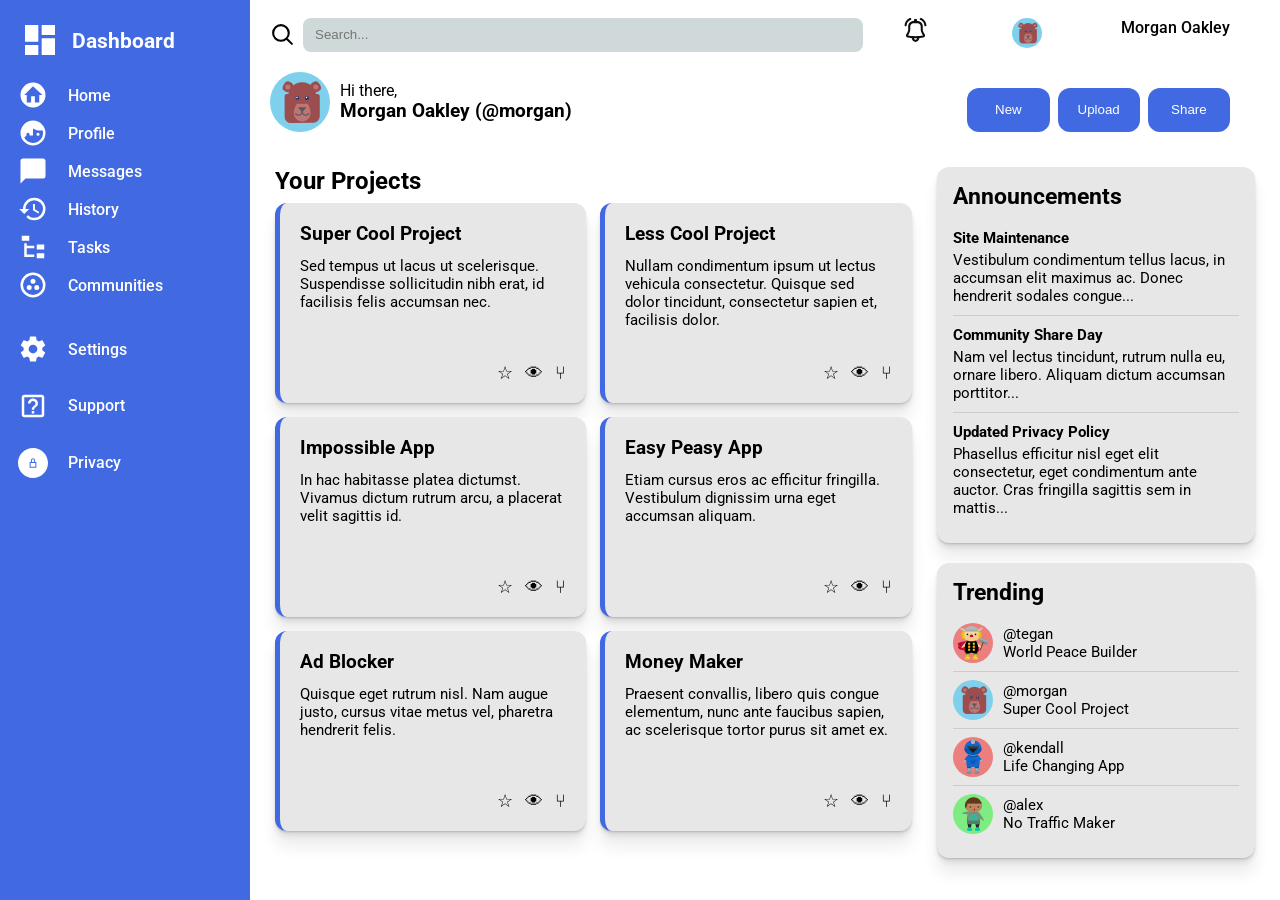
<file: index.html>
<!doctype html>
<html lang="en">
  <head>
    <meta charset="UTF-8" />
    <meta name="viewport" content="width=device-width, initial-scale=1.0" />
    <title>Dashboard</title>
    <link rel="stylesheet" href="index.css" />
  </head>
  <body>
    <div id="wrapper">
      <div id="sidebar">
        <div class="dashboard">
          <img src="icons/view-dashboard.svg" alt="dashboard" />
          <h3>Dashboard</h3>
        </div>
        <div class="navigation">
          <ul id="upper">
            <li>
              <img src="icons/home-circle.svg" alt="home" />
              <span>Home</span>
            </li>
            <li>
              <img src="icons/face-man-profile.svg" alt="profile" />
              <span>Profile</span>
            </li>
            <li>
              <img src="icons/message.svg" alt="messages" />
              <span>Messages</span>
            </li>
            <li>
              <img src="icons/history.svg" alt="history" />
              <span>History</span>
            </li>
            <li>
              <img src="icons/file-tree.svg" alt="tasks" />
              <span>Tasks</span>
            </li>
            <li>
              <img
                src="icons/google-circles-communities.svg"
                alt="communities"
              />
              <span>Communities</span>
            </li>
          </ul>
          <ul id="lower">
            <li>
              <img src="icons/cog.svg" alt="settings" />
              <span>Settings</span>
            </li>
            <li>
              <img src="icons/help-box-outline.svg" alt="support" />
              <span>Support</span>
            </li>
            <li>
              <img src="icons/lock-button-svgrepo-com.svg" alt="privacy" />
              <span>Privacy</span>
            </li>
          </ul>
        </div>
      </div>

      <div id="main">
        <div id="header">
          <div class="left-side">
            <div class="search">
              <img
                class="search-icon"
                src="icons/search-svgrepo-com.svg"
                alt="search"
              />
              <input type="text" placeholder="Search..." />
            </div>
            <div class="header-title">
              <img src="icons/bear-svgrepo-com (1).svg" alt="morgan avatar" />
              <div class="header-title-text">
                <p>Hi there,</p>
                <h3>Morgan Oakley (@morgan)</h3>
              </div>
            </div>
          </div>
          <div class="right-side">
            <div class="right-upper">
              <img
                class="bell-icon"
                src="icons/bell-ringing-svgrepo-com.svg"
                alt="notifications"
              />
              <img src="icons/bear-svgrepo-com (1).svg" alt="morgan avatar" />
              <p>Morgan Oakley</p>
            </div>
            <div class="right-lower">
              <button>New</button>
              <button>Upload</button>
              <button>Share</button>
            </div>
          </div>
        </div>
        <div class="body-wrapper">
          <div id="body-section">
            <h2>Your Projects</h2>
            <div class="cards-grid">
              <div class="card">
                <h3>Super Cool Project</h3>
                <p>
                  Sed tempus ut lacus ut scelerisque. Suspendisse sollicitudin
                  nibh erat, id facilisis felis accumsan nec.
                </p>
                <div class="card-actions">
                  <span>☆</span>
                  <span>👁</span>
                  <span>⑂</span>
                </div>
              </div>
              <div class="card">
                <h3>Less Cool Project</h3>
                <p>
                  Nullam condimentum ipsum ut lectus vehicula consectetur.
                  Quisque sed dolor tincidunt, consectetur sapien et, facilisis
                  dolor.
                </p>
                <div class="card-actions">
                  <span>☆</span>
                  <span>👁</span>
                  <span>⑂</span>
                </div>
              </div>
              <div class="card">
                <h3>Impossible App</h3>
                <p>
                  In hac habitasse platea dictumst. Vivamus dictum rutrum arcu,
                  a placerat velit sagittis id.
                </p>
                <div class="card-actions">
                  <span>☆</span>
                  <span>👁</span>
                  <span>⑂</span>
                </div>
              </div>
              <div class="card">
                <h3>Easy Peasy App</h3>
                <p>
                  Etiam cursus eros ac efficitur fringilla. Vestibulum dignissim
                  urna eget accumsan aliquam.
                </p>
                <div class="card-actions">
                  <span>☆</span>
                  <span>👁</span>
                  <span>⑂</span>
                </div>
              </div>
              <div class="card">
                <h3>Ad Blocker</h3>
                <p>
                  Quisque eget rutrum nisl. Nam augue justo, cursus vitae metus
                  vel, pharetra hendrerit felis.
                </p>
                <div class="card-actions">
                  <span>☆</span>
                  <span>👁</span>
                  <span>⑂</span>
                </div>
              </div>
              <div class="card">
                <h3>Money Maker</h3>
                <p>
                  Praesent convallis, libero quis congue elementum, nunc ante
                  faucibus sapien, ac scelerisque tortor purus sit amet ex.
                </p>
                <div class="card-actions">
                  <span>☆</span>
                  <span>👁</span>
                  <span>⑂</span>
                </div>
              </div>
            </div>
          </div>
          <div id="right-panel">
            <div id="announcements">
              <h2>Announcements</h2>
              <div class="announcement-item">
                <h4>Site Maintenance</h4>
                <p>
                  Vestibulum condimentum tellus lacus, in accumsan elit maximus
                  ac. Donec hendrerit sodales congue...
                </p>
              </div>
              <div class="announcement-item">
                <h4>Community Share Day</h4>
                <p>
                  Nam vel lectus tincidunt, rutrum nulla eu, ornare libero.
                  Aliquam dictum accumsan porttitor...
                </p>
              </div>
              <div class="announcement-item">
                <h4>Updated Privacy Policy</h4>
                <p>
                  Phasellus efficitur nisl eget elit consectetur, eget
                  condimentum ante auctor. Cras fringilla sagittis sem in
                  mattis...
                </p>
              </div>
            </div>
            <div id="trending">
              <h2>Trending</h2>
              <div class="trending-item">
                <img src="icons/superheroe-svgrepo-com (1).svg" alt="tegan avatar" />
                <div class="trending-info">
                  <p class="trending-handle">@tegan</p>
                  <p class="trending-project">World Peace Builder</p>
                </div>
              </div>
              <div class="trending-item">
                <img src="icons/bear-svgrepo-com (1).svg" alt="morgan avatar" />
                <div class="trending-info">
                  <p class="trending-handle">@morgan</p>
                  <p class="trending-project">Super Cool Project</p>
                </div>
              </div>
              <div class="trending-item">
                <img src="icons/superheroe-svgrepo-com (2).svg" alt="kendall avatar" />
                <div class="trending-info">
                  <p class="trending-handle">@kendall</p>
                  <p class="trending-project">Life Changing App</p>
                </div>
              </div>
              <div class="trending-item">
                <img src="icons/boy-svgrepo-com (1).svg" alt="alex avatar" />
                <div class="trending-info">
                  <p class="trending-handle">@alex</p>
                  <p class="trending-project">No Traffic Maker</p>
                </div>
              </div>
            </div>
          </div>
        </div>
      </div>
    </div>
  </body>
</html>
</file>
<file: index.css>
@import url('https://fonts.googleapis.com/css2?family=Roboto+Slab:wght@100..900&family=Roboto:ital,wght@0,100..900;1,100..900&display=swap');

* {
    margin: 0;
    box-sizing: border-box;
}

body {
    font-family: Roboto;
}

ul {
    list-style: none;
}

img {
    width: 30px;
    height: 30px;
}

.dashboard img {
    width: 40px;
    height: 40px;
}

#wrapper {
    display: grid;
    grid-template-columns: 250px auto;
}

#sidebar {
    background-color: #4169E1;
    color: white;
    min-height: 100vh;
}

.dashboard {
    display: flex;
    padding: 20px;        
    gap: 12px;
    justify-content: flex-start;   
    font-size: 18px;
    align-items: center;
}

ul {
    padding-left: 18px;
}

.navigation {
    display: grid;
    grid-template-rows: repeat(2, 1fr);
    gap: 25px;
}

.navigation #upper {
    display: grid;
    grid-template-rows: repeat(6, 1fr);
    height: auto;
    gap: 8px;
}

.navigation #lower {
    height: auto;
    display: grid;
    grid-template-rows: repeat(3, 1fr);
    height: 18vh;
    gap: 8px;
}

#upper li, #lower li {
    display: grid;
    grid-template-columns: 50px 50px;
    align-items: center;
    font-weight: 500;
    cursor: pointer;
}

#header {
    display: grid;
    grid-template-columns: repeat(2, 1fr);
    padding: 10px 20px;
}

.right-side {
    display: grid;
    justify-items: end;
}

.search {
    display: flex;
    gap: 8px;
    padding-top: 8px;
    padding-bottom: 20px;
    align-items: center;
}

.header-title {
    display: grid;
    grid-template-columns: 70px 300px;
    align-items: center;
}

.header-title img {
    width: 60px;
    height: 60px;
}

#sidebar img {
    filter: brightness(0) invert(1);
}

.search-icon {
    width: 25px;
    height: 25px;
}

.search input {
    padding: 12px;
    width: 35rem;
    height: 2.1rem;
    border-radius: 8px;
    border: none;
    background-color: #D0D9D9;
}

.right-side {
    padding-right: 30px;
}

.right-upper {
    display: grid;
    grid-template-columns: repeat(3, 1fr);
    padding-top: 8px;
    padding-bottom: 20px;
}

.right-upper p {
    font-weight: 500;
}

.right-upper .bell-icon {
    width: 25px;
    height: 25px;
}

.right-lower {
    display: grid;
    grid-template-columns: repeat(3, 1fr);
    gap: 8px;
}

button {
    padding: 4px 20px;
    border-radius: 12px;
    border: none;
    cursor: pointer;
    background-color: #4169E1;
    color: white;
    font-weight: 400;
}

#body-section {
    padding: 25px;
    min-width: 0;
}

.cards-grid {
    display: grid;
    grid-template-columns: repeat(2, 1fr);
    gap: 14px;
    min-width: 0;
}

.card {
    background-color: #E7E7E7;
    height: 200px;
    width: 100%;
    padding: 20px;
    display: flex;
    flex-direction: column;
    gap: 12px;
    border-radius: 12px;
    border-left: 5px solid #4169E1;
    box-shadow:
      0 1px 1px hsl(0deg 0% 0% / 0.075),
      0 2px 2px hsl(0deg 0% 0% / 0.075),
      0 5px 5px hsl(0deg 0% 0% / 0.075),
      0 16px 16px hsl(0deg 0% 0% / 0.075);
}

.card-actions {
    margin-top: auto;
    display: flex;
    justify-content: flex-end;
    gap: 12px;
    font-size: 18px;
}

.card p {
    font-size: 15px;
}

#body-section h2 {
    margin-bottom: 8px;
}

.body-wrapper {
    display: grid;
    grid-template-columns: 2fr 1fr;
    min-width: 0;
}

#right-panel {
    display: grid;
    grid-template-rows: auto auto;
    padding: 25px 25px 25px 0;
    gap: 20px;
    align-content: start;
    min-width: 0;
}

#announcements, #trending {
    background-color: #E7E7E7;
    font-size: 15px;
    border-radius: 12px;
    padding: 16px;
    box-shadow:
      0 1px 1px hsl(0deg 0% 0% / 0.075),
      0 2px 2px hsl(0deg 0% 0% / 0.075),
      0 5px 5px hsl(0deg 0% 0% / 0.075),
      0 16px 16px hsl(0deg 0% 0% / 0.075);
}

#announcements h2, #trending h2 {
    margin-bottom: 10px;
}

.announcement-item {
    padding: 10px 0;
    border-bottom: 1px solid #ccc;
}

.announcement-item:last-child {
    border-bottom: none;
}

.announcement-item h4 {
    margin-bottom: 4px;
}

.trending-item {
    display: flex;
    align-items: center;
    gap: 10px;
    padding: 8px 0;
    border-bottom: 1px solid #ccc;
}

.trending-item:last-child {
    border-bottom: none;
}

.trending-item img {
    width: 40px;
    height: 40px;
}
</file>
